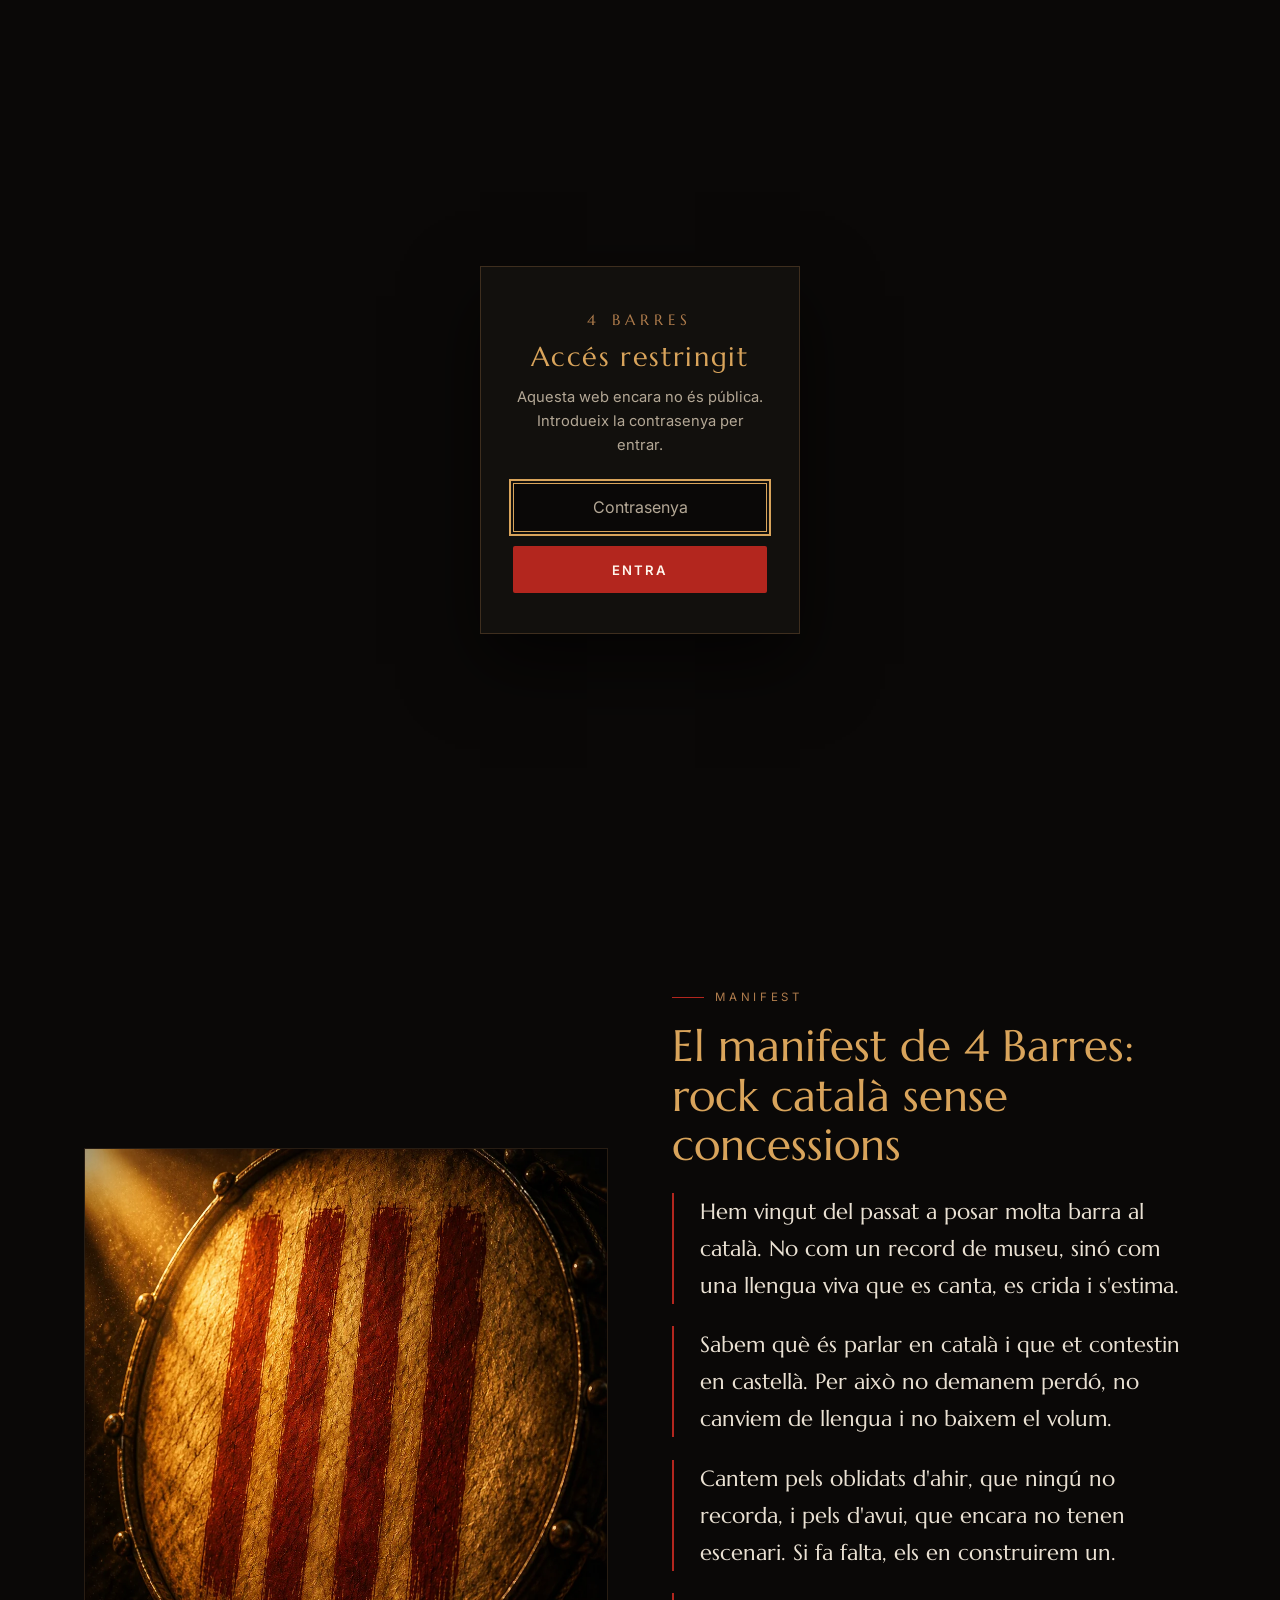
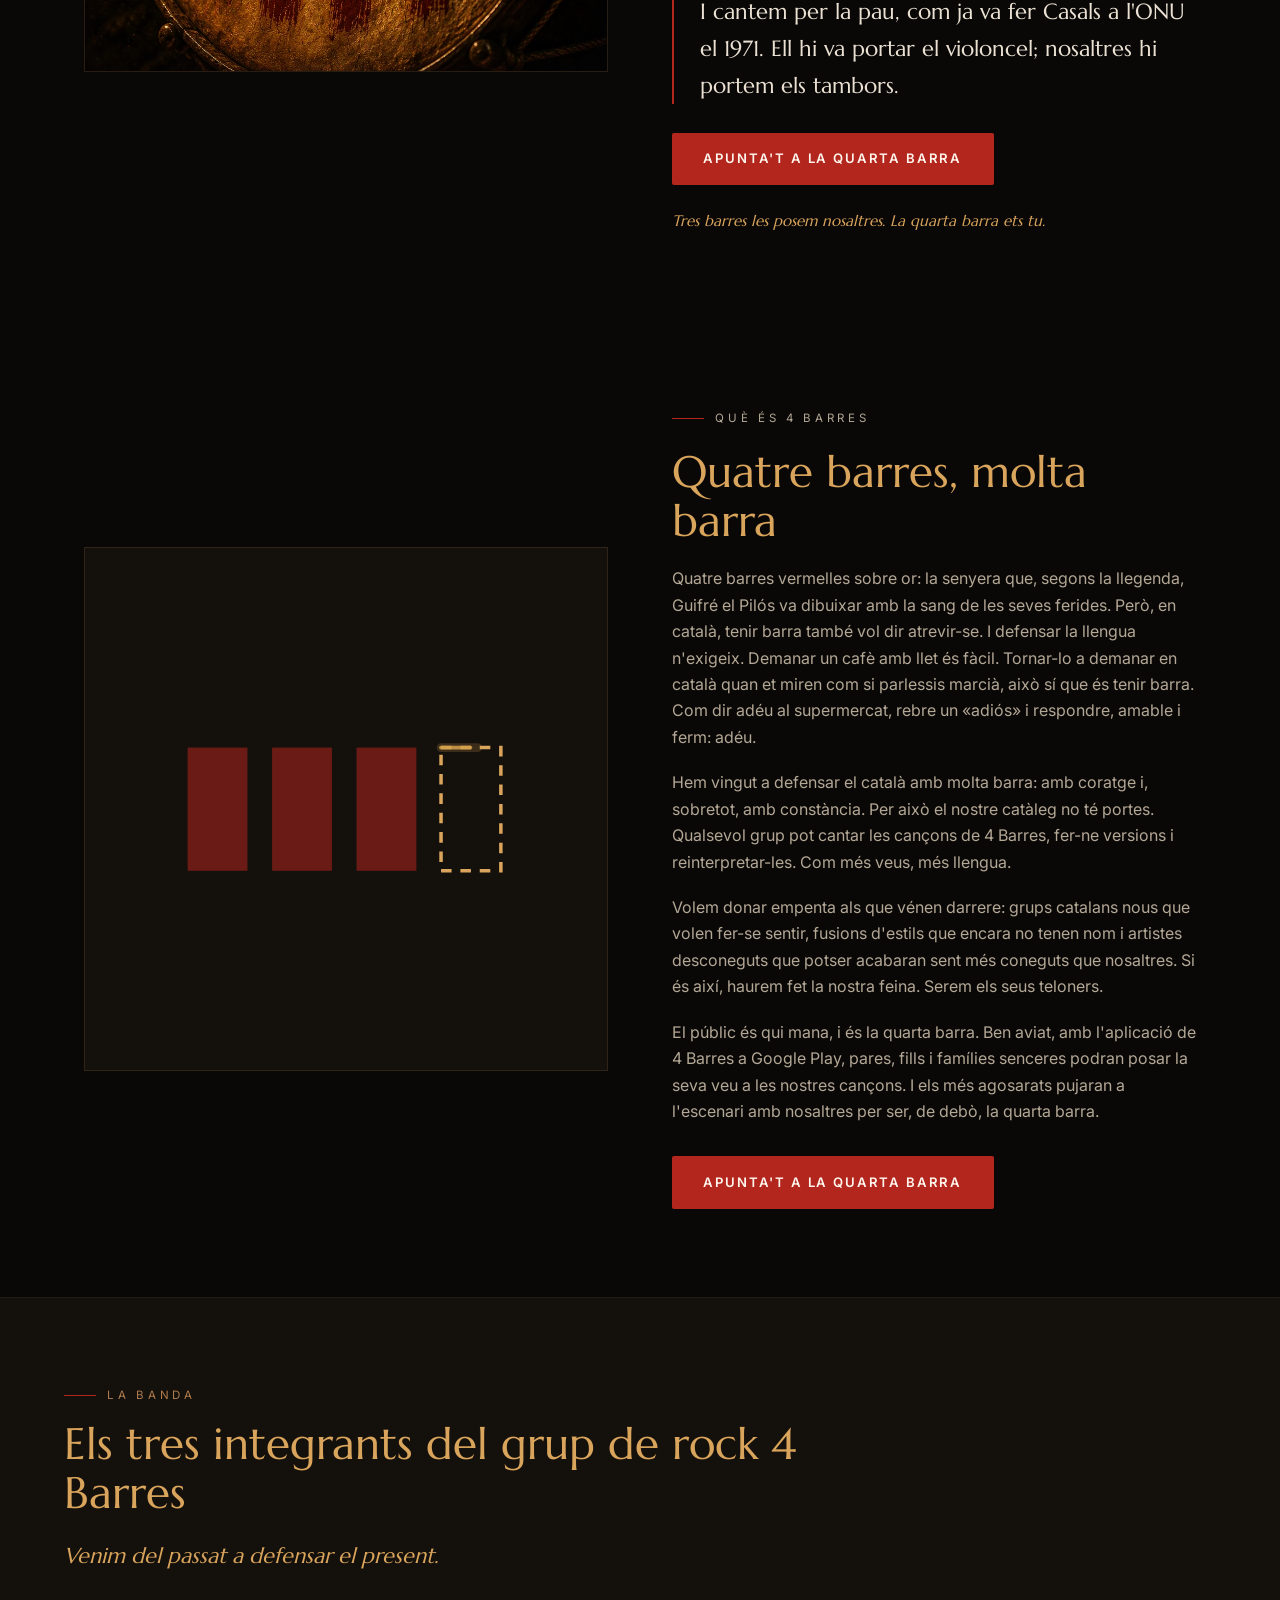
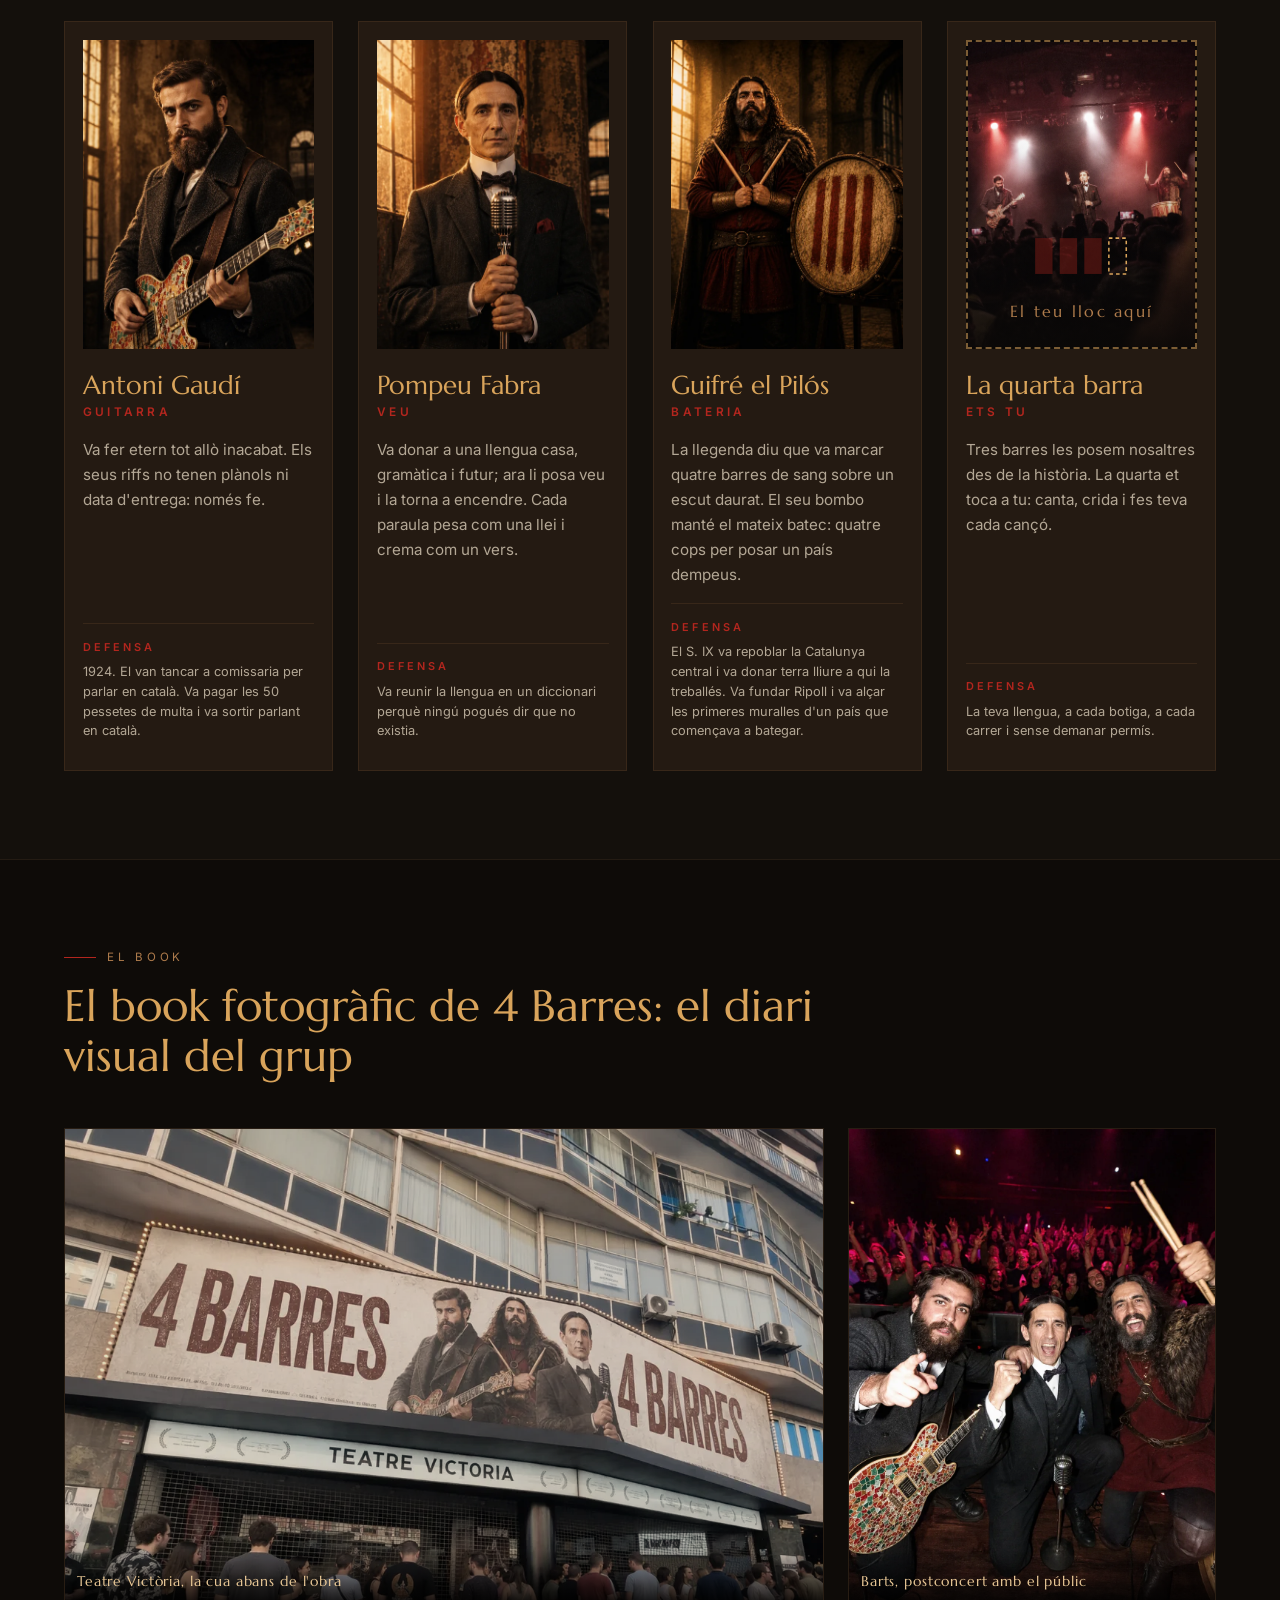
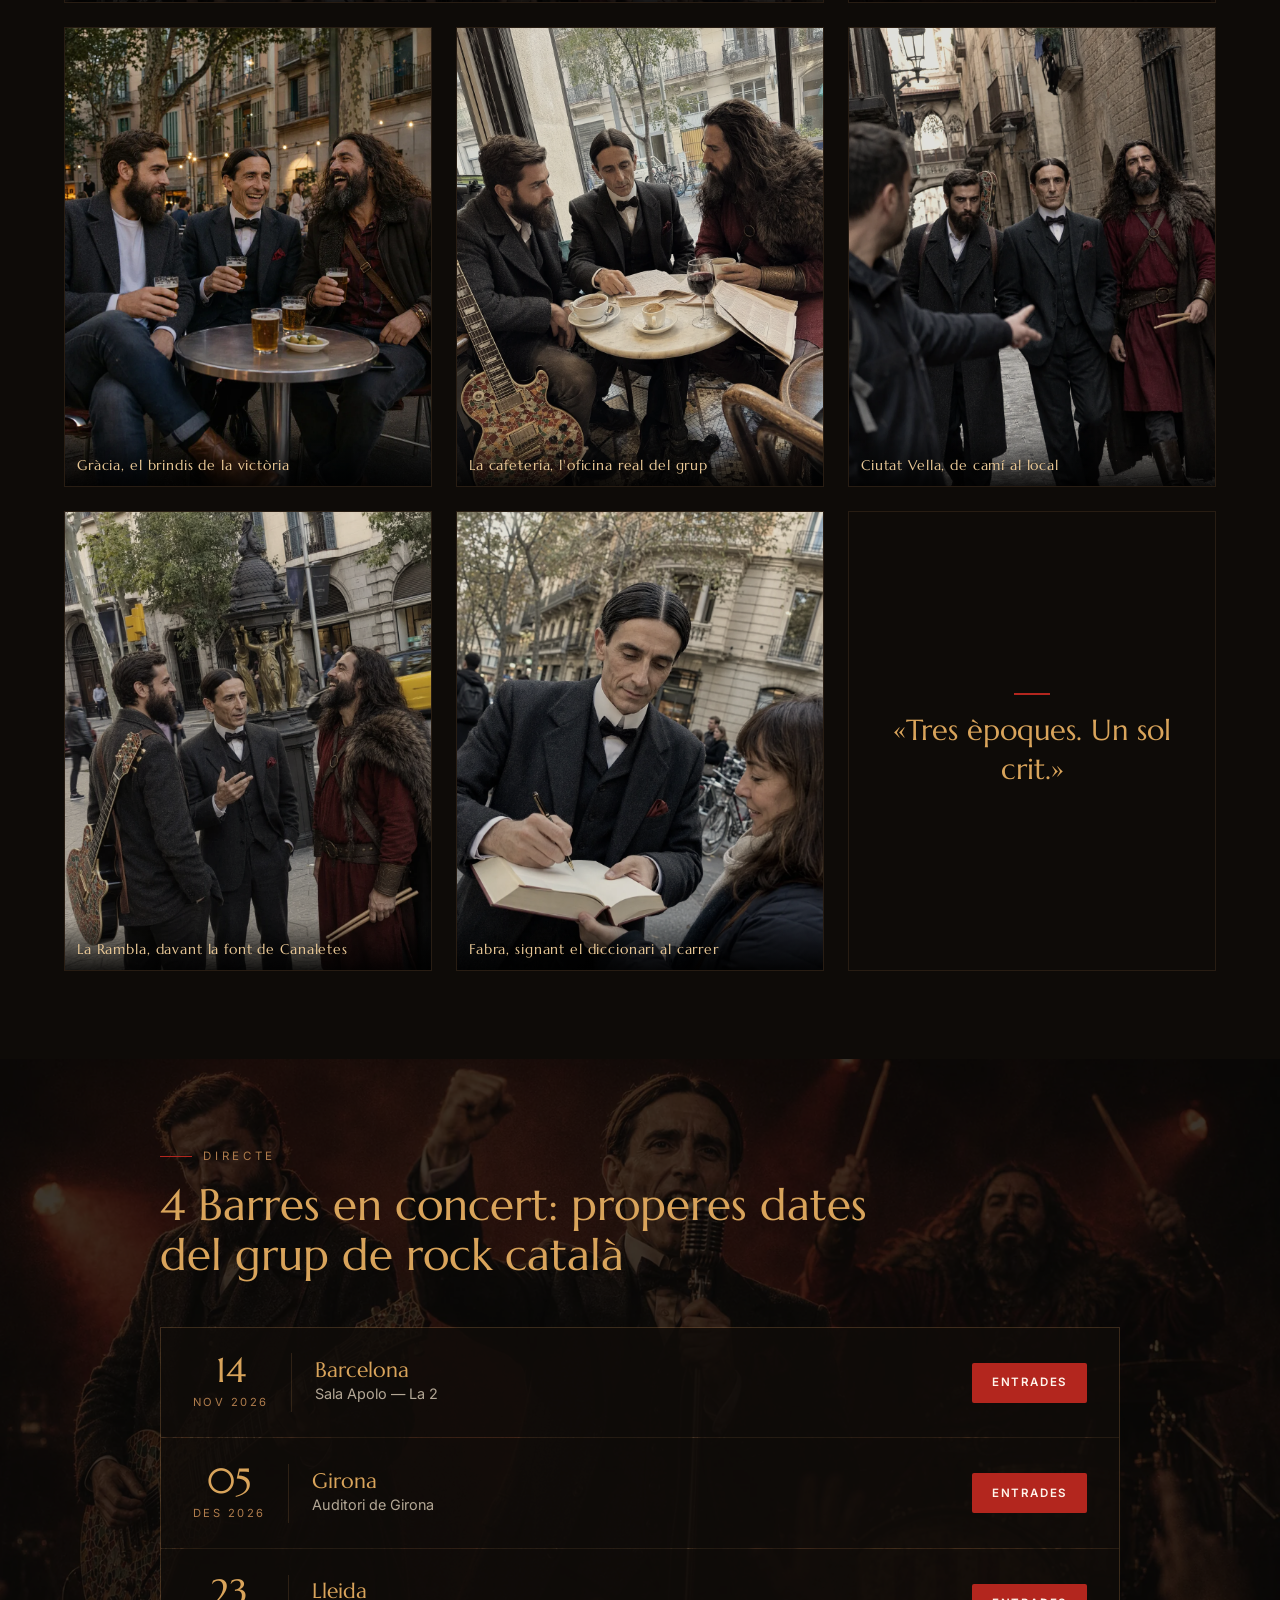
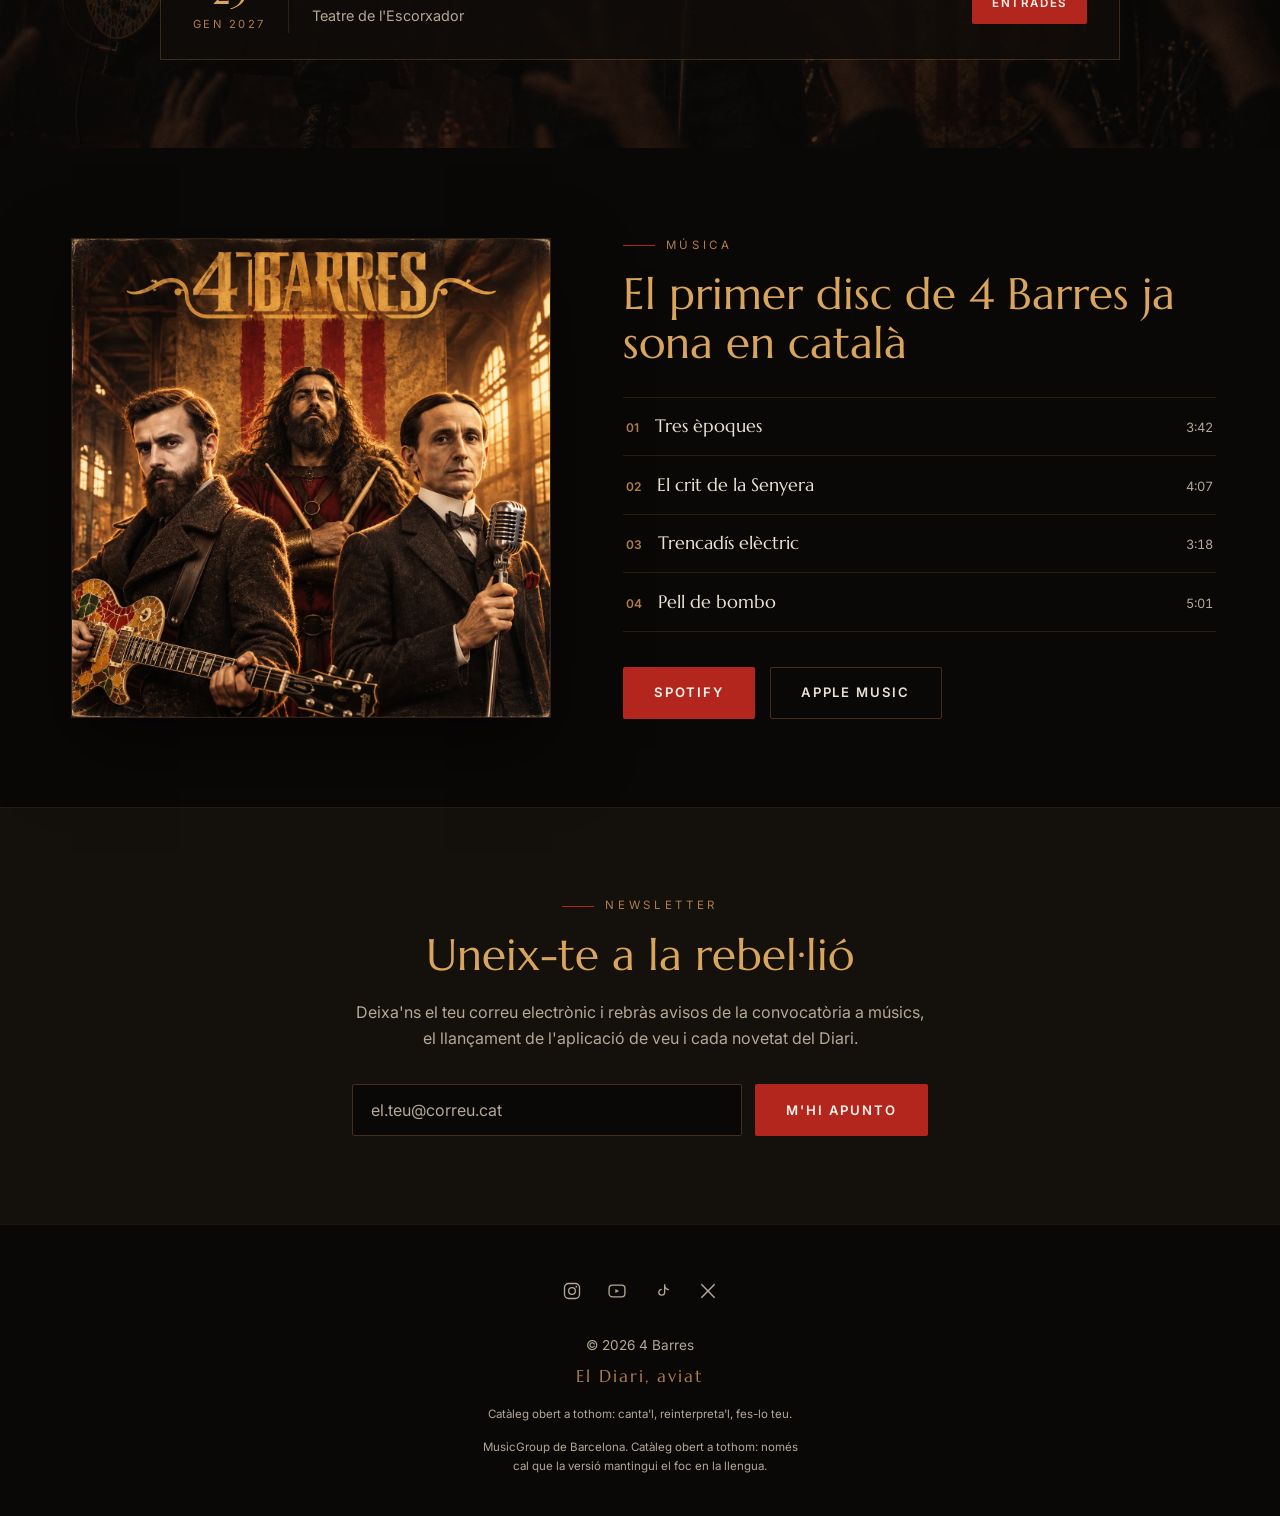
<file: index.html>
<!DOCTYPE html>
<html lang="ca">
<head>
  <meta charset="UTF-8">
  <meta name="viewport" content="width=device-width, initial-scale=1.0">

  <!-- SEO principal -->
  <title>4 Barres | Posa barra al català</title>
  <meta name="description" content="4 Barres, el primer grup de rock català interactiu: Gaudí, Fabra i Guifré a la banda; la quarta barra ets tu. Catàleg obert i rock amb molta barra.">
  <meta name="robots" content="index, follow">
  <link rel="canonical" href="https://www.4barres.cat/">

  <!-- Open Graph -->
  <meta property="og:type" content="website">
  <meta property="og:locale" content="ca_ES">
  <meta property="og:site_name" content="4 Barres">
  <meta property="og:title" content="4 Barres | Grup de rock català">
  <meta property="og:description" content="Tres èpoques. Un sol crit. Gaudí, Guifré el Pilós i Pompeu Fabra junts en un sol escenari.">
  <meta property="og:url" content="https://www.4barres.cat/">
  <meta property="og:image" content="https://www.4barres.cat/img/4BARRES_Foto4_grup_formal.png">
  <meta property="og:image:alt" content="4 Barres, el grup de rock català, posant en una fàbrica modernista amb llum daurada">

  <!-- Twitter Card -->
  <meta name="twitter:card" content="summary_large_image">
  <meta name="twitter:title" content="4 Barres | Grup de rock català">
  <meta name="twitter:description" content="Tres èpoques. Un sol crit. Gaudí, Guifré el Pilós i Pompeu Fabra junts en un sol escenari.">
  <meta name="twitter:image" content="https://www.4barres.cat/img/4BARRES_Foto4_grup_formal.png">

  <!-- Dades estructurades: grup de música -->
  <script type="application/ld+json">
  {
    "@context": "https://schema.org",
    "@type": "MusicGroup",
    "name": "4 Barres",
    "description": "4 Barres, el primer grup de rock català interactiu: Gaudí, Fabra i Guifré a la banda; la quarta barra ets tu. Catàleg obert i rock amb molta barra.",
    "genre": "Rock català",
    "url": "https://www.4barres.cat/",
    "image": "https://www.4barres.cat/img/4BARRES_Foto4_grup_formal.png",
    "foundingDate": "2026",
    "member": [
      { "@type": "Person", "name": "Antoni Gaudí", "roleName": "Guitarra" },
      { "@type": "Person", "name": "Guifré el Pilós", "roleName": "Bateria" },
      { "@type": "Person", "name": "Pompeu Fabra", "roleName": "Veu" }
    ],
    "album": {
      "@type": "MusicAlbum",
      "name": "4 Barres",
      "image": "https://www.4barres.cat/img/4BARRES_portada_album.png"
    }
  }
  </script>

  <!-- Precàrrega de la imatge del hero (la resta van amb loading="lazy") -->
  <!-- Precàrrega del hero en WebP amb fallback PNG (la resta van amb loading="lazy") -->
  <link rel="preload" as="image" href="img/4BARRES_Foto4_grup_formal.webp" type="image/webp">
  <link rel="preload" as="image" href="img/4BARRES_Foto4_grup_formal.png" type="image/png">

  <!-- Tipografies: Marcellus (serif modernista) i Inter (sans geomètrica) -->
  <link rel="preconnect" href="https://fonts.googleapis.com">
  <link rel="preconnect" href="https://fonts.gstatic.com" crossorigin>
  <link href="https://fonts.googleapis.com/css2?family=Marcellus&family=Inter:wght@400;500;600&display=swap" rel="stylesheet">

  <link rel="stylesheet" href="style.css">
  <!-- Marca de JS activa: el revelat només amaga contingut quan aquesta classe existeix -->
  <script>document.documentElement.classList.add("js");</script>
</head>
<body>

  <!-- Grana global: overlay subtil de textura via CSS -->
  <div class="grana" aria-hidden="true"></div>

  <!-- Navegació adhesiva -->
  <header class="capcalera">
    <nav class="nav" aria-label="Navegació principal">
      <a class="nav__logo" href="#inici" aria-label="4 Barres — tornar a l'inici">4B</a>
      <button class="nav__hamburguesa" id="hamburguesa" aria-expanded="false" aria-controls="menu" aria-label="Obrir el menú">
        <span></span><span></span><span></span>
      </button>
      <ul class="nav__llista" id="menu">
        <li><a href="#manifest">Manifest</a></li>
        <li><a href="#la-quarta-barra">La quarta barra</a></li>
        <li><a href="#la-banda">La Banda</a></li>
        <li><a href="#el-book">El Book</a></li>
        <li><a href="la-serie.html">La sèrie</a></li>
        <li><a href="#directe">Directe</a></li>
        <li><a href="#musica">Música</a></li>
        <li><a class="nav__cta" href="#uneix-te">Uneix-te</a></li>
      </ul>
    </nav>
  </header>

  <main>

    <!-- 1. HERO -->
    <section class="hero" id="inici">
      <div class="hero__fons">
        <picture>
          <source media="(max-width: 768px)" srcset="img/4BARRES_Foto4_grup_formal_mobile.webp" type="image/webp">
          <source srcset="img/4BARRES_Foto4_grup_formal.webp" type="image/webp">
          <img src="img/4BARRES_Foto4_grup_formal.png"
               alt="4 Barres, el grup de rock català, posant en una fàbrica modernista il·luminada amb llum daurada de capvespre"
               fetchpriority="high" id="heroImg" width="1536" height="1024">
        </picture>
      </div>
      <div class="hero__vel" aria-hidden="true"></div>

      <div class="hero__contingut">
        <!-- Intro: quatre barres vermelles que es pinten amb traç SVG -->
        <svg class="hero__barres" viewBox="0 0 200 90" role="img" aria-label="Les quatre barres vermelles de la Senyera">
          <rect class="barra" x="10"  y="10" width="34" height="70" pathLength="1"/>
          <rect class="barra" x="58"  y="10" width="34" height="70" pathLength="1"/>
          <rect class="barra" x="106" y="10" width="34" height="70" pathLength="1"/>
          <rect class="barra" x="154" y="10" width="34" height="70" pathLength="1"/>
        </svg>

        <h1 class="hero__titol">
          4 BARRES
          <span class="hero__subtitol">— Posa barra al català —</span>
          <!-- Text accessible per al SEO: el subtítol visible ara és l'eslògan corporatiu -->
          <span class="sr-only">Grup de rock català</span>
        </h1>
        <p class="hero__tagline">Tres èpoques. Un sol crit. La quarta barra, la teva.</p>
        <a class="btn btn--vermell" href="#musica">Escolta'l primer</a>
      </div>

      <a class="hero__fletxa" href="#manifest" aria-label="Baixa al manifest">
        <svg viewBox="0 0 24 24" width="28" height="28" fill="none" stroke="currentColor" stroke-width="1.5" aria-hidden="true">
          <path d="M12 4v16m0 0l-6-6m6 6l6-6"/>
        </svg>
      </a>
    </section>

    <!-- 2. MANIFEST -->
    <section class="manifest seccio" id="manifest">
      <div class="manifest__media revelar">
        <picture>
          <source srcset="img/4BARRES_Foto11_macro_bombo.webp" type="image/webp">
          <img src="img/4BARRES_Foto11_macro_bombo.png"
               alt="Primer pla del bombo de 4 Barres, amb les quatre barres vermelles pintades a la pell del tambor"
               loading="lazy" width="1024" height="1024">
        </picture>
      </div>
      <div class="manifest__text revelar">
        <p class="etiqueta">Manifest</p>
        <h2>El manifest de 4 Barres: rock català sense concessions</h2>
        <div class="manifest__linies">
          <p>Hem vingut del passat a posar molta barra al català. No com un record de museu, sinó com una llengua viva que es canta, es crida i s'estima.</p>
          <p>Sabem què és parlar en català i que et contestin en castellà. Per això no demanem perdó, no canviem de llengua i no baixem el volum.</p>
          <p>Cantem pels oblidats d'ahir, que ningú no recorda, i pels d'avui, que encara no tenen escenari. Si fa falta, els en construirem un.</p>
          <p>I cantem per la pau, com ja va fer Casals a l'ONU el 1971. Ell hi va portar el violoncel; nosaltres hi portem els tambors.</p>
        </div>
        <a class="btn btn--vermell" href="#uneix-te">Apunta't a la quarta barra</a>
        <p class="manifest__firma">Tres barres les posem nosaltres. La quarta barra ets tu.</p>
      </div>
    </section>

    <!-- 3. QUÈ ÉS 4 BARRES: la quarta barra és el públic -->
    <section class="quarta seccio" id="la-quarta-barra">
      <div class="quarta__media revelar" aria-hidden="true">
        <!-- Les quatre barres com a element visual, en el traç del hero -->
        <svg viewBox="0 0 200 90" role="presentation" focusable="false">
          <rect x="10"  y="10" width="34" height="70" class="quarta__barra"/>
          <rect x="58"  y="10" width="34" height="70" class="quarta__barra"/>
          <rect x="106" y="10" width="34" height="70" class="quarta__barra"/>
          <rect x="154" y="10" width="34" height="70" class="quarta__barra quarta__barra--public"/>
          <rect x="154" y="10" width="34" height="70" class="quarta__barra--halo" pathLength="1" aria-hidden="true"/>
          <rect x="154" y="10" width="34" height="70" class="quarta__barra--llum" pathLength="1" aria-hidden="true"/>
        </svg>
      </div>
      <div class="quarta__text revelar">
        <p class="etiqueta">Què és 4 Barres</p>
        <h2>Quatre barres, molta barra</h2>
        <p>Quatre barres vermelles sobre or: la senyera que, segons la llegenda, Guifré el Pilós va dibuixar amb la sang de les seves ferides. Però, en català, tenir barra també vol dir atrevir-se. I defensar la llengua n'exigeix. Demanar un cafè amb llet és fàcil. Tornar-lo a demanar en català quan et miren com si parlessis marcià, això sí que és tenir barra. Com dir adéu al supermercat, rebre un «adiós» i respondre, amable i ferm: adéu.</p>
        <p>Hem vingut a defensar el català amb molta barra: amb coratge i, sobretot, amb constància. Per això el nostre catàleg no té portes. Qualsevol grup pot cantar les cançons de 4 Barres, fer-ne versions i reinterpretar-les. Com més veus, més llengua.</p>
        <p>Volem donar empenta als que vénen darrere: grups catalans nous que volen fer-se sentir, fusions d'estils que encara no tenen nom i artistes desconeguts que potser acabaran sent més coneguts que nosaltres. Si és així, haurem fet la nostra feina. Serem els seus teloners.</p>
        <p>El públic és qui mana, i és la quarta barra. Ben aviat, amb l'aplicació de 4 Barres a Google Play, pares, fills i famílies senceres podran posar la seva veu a les nostres cançons. I els més agosarats pujaran a l'escenari amb nosaltres per ser, de debò, la quarta barra.</p>
        <a class="btn btn--vermell" href="#uneix-te">Apunta't a la quarta barra</a>
      </div>
    </section>

    <!-- 4. LA BANDA -->
    <section class="banda seccio" id="la-banda">
      <div class="seccio__cap revelar">
        <p class="etiqueta">La Banda</p>
        <h2>Els tres integrants del grup de rock 4 Barres</h2>
        <p class="banda__subtitol">Venim del passat a defensar el present.</p>
      </div>
      <div class="banda__grid">
        <article class="targeta revelar">
          <figure class="targeta__foto">
            <picture>
              <source srcset="img/4BARRES_Foto1_Gaudi_press.webp" type="image/webp">
              <img src="img/4BARRES_Foto1_Gaudi_press.png"
                   alt="Antoni Gaudí, guitarrista de 4 Barres, amb la seva guitarra de trencadís en una imatge promocional"
                   loading="lazy" width="1024" height="1280">
            </picture>
          </figure>
          <h3>Antoni Gaudí</h3>
          <p class="targeta__instrument">Guitarra</p>
          <p class="targeta__bio">Va fer etern tot allò inacabat. Els seus riffs no tenen plànols ni data d'entrega: només fe.</p>
          <p class="targeta__defensa"><span class="targeta__defensa-label">Defensa</span>1924. El van tancar a comissaria per parlar en català. Va pagar les 50 pessetes de multa i va sortir parlant en català.</p>
        </article>
        <article class="targeta revelar">
          <figure class="targeta__foto">
            <picture>
              <source srcset="img/4BARRES_Foto2_Fabra_press.webp" type="image/webp">
              <img src="img/4BARRES_Foto2_Fabra_press.png"
                   alt="Pompeu Fabra, veu de 4 Barres, davant el micro en una imatge promocional del grup"
                   loading="lazy" width="1024" height="1280">
            </picture>
          </figure>
          <h3>Pompeu Fabra</h3>
          <p class="targeta__instrument">Veu</p>
          <p class="targeta__bio">Va donar a una llengua casa, gramàtica i futur; ara li posa veu i la torna a encendre. Cada paraula pesa com una llei i crema com un vers.</p>
          <p class="targeta__defensa"><span class="targeta__defensa-label">Defensa</span>Va reunir la llengua en un diccionari perquè ningú pogués dir que no existia.</p>
        </article>
        <article class="targeta revelar">
          <figure class="targeta__foto">
            <picture>
              <source srcset="img/4BARRES_Foto3_Guifre_press.webp" type="image/webp">
              <img src="img/4BARRES_Foto3_Guifre_press.png"
                   alt="Guifré el Pilós, bateria de 4 Barres, amb les baquetes a punt en una imatge promocional"
                   loading="lazy" width="1024" height="1280">
            </picture>
          </figure>
          <h3>Guifré el Pilós</h3>
          <p class="targeta__instrument">Bateria</p>
          <p class="targeta__bio">La llegenda diu que va marcar quatre barres de sang sobre un escut daurat. El seu bombo manté el mateix batec: quatre cops per posar un país dempeus.</p>
          <p class="targeta__defensa"><span class="targeta__defensa-label">Defensa</span>El S. IX va repoblar la Catalunya central i va donar terra lliure a qui la treballés. Va fundar Ripoll i va alçar les primeres muralles d'un país que començava a bategar.</p>
        </article>
        <!-- Quarta targeta: el públic, la quarta barra (foto del directe) -->
        <article class="targeta targeta--public revelar">
          <div class="targeta__placeholder targeta__placeholder--foto" role="img" aria-label="Espai reservat per al públic: la quarta barra de 4 Barres">
            <picture>
              <source srcset="img/4BARRES_FotoT11_concert_Barts_v2.webp" type="image/webp">
              <img src="img/4BARRES_FotoT11_concert_Barts_v2.png"
                   alt="El públic del concert de 4 Barres al Barts, la quarta barra en acció"
                   loading="lazy" width="1024" height="1280">
            </picture>
            <svg viewBox="0 0 200 90" aria-hidden="true" focusable="false">
              <rect x="10"  y="10" width="34" height="70"/>
              <rect x="58"  y="10" width="34" height="70"/>
              <rect x="106" y="10" width="34" height="70"/>
              <rect x="154" y="10" width="34" height="70" class="targeta__placeholder-barra"/>
            </svg>
            <p>El teu lloc aquí</p>
          </div>
          <h3>La quarta barra</h3>
          <p class="targeta__instrument">Ets tu</p>
          <p class="targeta__bio">Tres barres les posem nosaltres des de la història. La quarta et toca a tu: canta, crida i fes teva cada cançó.</p>
          <p class="targeta__defensa"><span class="targeta__defensa-label">Defensa</span>La teva llengua, a cada botiga, a cada carrer i sense demanar permís.</p>
        </article>
      </div>
    </section>

    <!-- 5. EL BOOK: diari visual del grup -->
    <section class="book seccio" id="el-book">
      <div class="seccio__cap revelar">
        <p class="etiqueta">El Book</p>
        <h2>El book fotogràfic de 4 Barres: el diari visual del grup</h2>
      </div>
      <!-- Graella editorial: la cronologia d'un dia de concert, de la cua al carrer -->
      <div class="book__grid">
        <figure class="book__foto book__foto--gran book__foto--diurna revelar">
          <picture>
            <source srcset="img/4BARRES_FotoT13_cua_TeatreVictoria_v4.webp" type="image/webp">
            <img src="img/4BARRES_FotoT13_cua_TeatreVictoria_v4.png"
                 alt="Cua de públic davant del Teatre Victòria de Barcelona, amb la marquesina del concert de 4 Barres il·luminada"
                 loading="lazy" width="1024" height="1280">
          </picture>
          <figcaption>Teatre Victòria, la cua abans de l'obra</figcaption>
        </figure>
        <figure class="book__foto book__foto--alta revelar">
          <picture>
            <source srcset="img/4BARRES_FotoT12_postconcert_Barts.webp" type="image/webp">
            <img src="img/4BARRES_FotoT12_postconcert_Barts.png"
                 alt="Els tres membres de 4 Barres, esgotats i somrients, fotografiant-se amb el públic del Barts després del concert"
                 loading="lazy" width="1024" height="1280">
          </picture>
          <figcaption>Barts, postconcert amb el públic</figcaption>
        </figure>
        <figure class="book__foto book__foto--alta revelar">
          <picture>
            <source srcset="img/4BARRES_FotoT9_grup_terrazza_Gracia.webp" type="image/webp">
            <img src="img/4BARRES_FotoT9_grup_terrazza_Gracia.png"
                 alt="Els tres integrants de 4 Barres brindant amb cervesa en una terrassa de Gràcia al capvespre"
                 loading="lazy" width="1024" height="1280">
          </picture>
          <figcaption>Gràcia, el brindis de la victòria</figcaption>
        </figure>
        <figure class="book__foto book__foto--diurna revelar">
          <picture>
            <source srcset="img/4BARRES_FotoT8_grup_cafeteria.webp" type="image/webp">
            <img src="img/4BARRES_FotoT8_grup_cafeteria.png"
                 alt="Els tres membres de 4 Barres repassant lletres i partitures al voltant d'una taula de marbre en una cafeteria"
                 loading="lazy" width="1024" height="1280">
          </picture>
          <figcaption>La cafeteria, l'oficina real del grup</figcaption>
        </figure>
        <figure class="book__foto book__foto--diurna book__foto--desplacada revelar">
          <picture>
            <source srcset="img/4BARRES_FotoT7_grup_CiutatVella.webp" type="image/webp">
            <img src="img/4BARRES_FotoT7_grup_CiutatVella.png"
                 alt="Els tres integrants de 4 Barres, abillats d'època, al carrer del barri Gòtic de Barcelona"
                 loading="lazy" width="1024" height="1280">
          </picture>
          <figcaption>Ciutat Vella, de camí al local</figcaption>
        </figure>
        <figure class="book__foto book__foto--diurna revelar">
          <picture>
            <source srcset="img/4BARRES_FotoT14_grup_Rambla.webp" type="image/webp">
            <img src="img/4BARRES_FotoT14_grup_Rambla.png"
                 alt="Els tres integrants de 4 Barres davant la font de Canaletes a la Rambla de Barcelona"
                 loading="lazy" width="1024" height="1280">
          </picture>
          <figcaption>La Rambla, davant la font de Canaletes</figcaption>
        </figure>
        <figure class="book__foto book__foto--diurna revelar">
          <picture>
            <source srcset="img/4BARRES_FotoT6_Fabra_diccionari.webp" type="image/webp">
            <img src="img/4BARRES_FotoT6_Fabra_diccionari.png"
                 alt="Pompeu Fabra de 4 Barres signant un diccionari per a una seguidora al carrer, vestit amb el seu Smoking"
                 loading="lazy" width="1024" height="1280">
          </picture>
          <figcaption>Fabra, signant el diccionari al carrer</figcaption>
        </figure>
        <blockquote class="book__text revelar">
          <p>«Tres èpoques. Un sol crit.»</p>
        </blockquote>
      </div>
    </section>

    <!-- 6. DIRECTE -->
    <section class="directe seccio" id="directe">
      <div class="directe__fons" aria-hidden="true">
        <picture>
          <source srcset="img/4BARRES_Foto5_directe.webp" type="image/webp">
          <img src="img/4BARRES_Foto5_directe.png"
               alt=""
               loading="lazy" id="directeImg" width="1536" height="1024">
        </picture>
      </div>
      <div class="directe__vel" aria-hidden="true"></div>
      <div class="directe__contingut">
        <div class="seccio__cap revelar">
          <p class="etiqueta">Directe</p>
          <h2>4 Barres en concert: properes dates del grup de rock català</h2>
        </div>
        <ul class="concerts">
          <li class="concert revelar">
            <div class="concert__data">
              <span class="concert__dia">14</span>
              <span class="concert__mes">NOV 2026</span>
            </div>
            <div class="concert__info">
              <h3>Barcelona</h3>
              <p>Sala Apolo — La 2</p>
            </div>
            <a class="btn btn--vermell btn--petit" href="#">Entrades</a>
          </li>
          <li class="concert revelar">
            <div class="concert__data">
              <span class="concert__dia">05</span>
              <span class="concert__mes">DES 2026</span>
            </div>
            <div class="concert__info">
              <h3>Girona</h3>
              <p>Auditori de Girona</p>
            </div>
            <a class="btn btn--vermell btn--petit" href="#">Entrades</a>
          </li>
          <li class="concert revelar">
            <div class="concert__data">
              <span class="concert__dia">23</span>
              <span class="concert__mes">GEN 2027</span>
            </div>
            <div class="concert__info">
              <h3>Lleida</h3>
              <p>Teatre de l'Escorxador</p>
            </div>
            <a class="btn btn--vermell btn--petit" href="#">Entrades</a>
          </li>
        </ul>
      </div>
    </section>

    <!-- 7. MÚSICA -->
    <section class="musica seccio" id="musica">
      <div class="musica__grid">
        <figure class="musica__portada revelar">
          <picture>
            <source srcset="img/4BARRES_portada_album.webp" type="image/webp">
            <img src="img/4BARRES_portada_album.png"
                 alt="Portada del disc de 4 Barres, el grup de rock català, amb les quatre barres vermelles al fons"
                 loading="lazy" width="1254" height="1254">
          </picture>
        </figure>
        <div class="musica__contingut revelar">
          <p class="etiqueta">Música</p>
          <h2>El primer disc de 4 Barres ja sona en català</h2>
          <ol class="pistes">
            <li><span class="pista__num">01</span><span class="pista__nom">Tres èpoques</span><span class="pista__dur">3:42</span></li>
            <li><span class="pista__num">02</span><span class="pista__nom">El crit de la Senyera</span><span class="pista__dur">4:07</span></li>
            <li><span class="pista__num">03</span><span class="pista__nom">Trencadís elèctric</span><span class="pista__dur">3:18</span></li>
            <li><span class="pista__num">04</span><span class="pista__nom">Pell de bombo</span><span class="pista__dur">5:01</span></li>
          </ol>
          <div class="musica__botons">
            <a class="btn btn--vermell" href="#">Spotify</a>
            <a class="btn btn--fantasma" href="#">Apple Music</a>
          </div>
        </div>
      </div>
    </section>

    <!-- 8. UNEIX-TE -->
    <section class="uneix seccio" id="uneix-te">
      <div class="uneix__contingut revelar">
        <p class="etiqueta">Newsletter</p>
        <h2>Uneix-te a la rebel·lió</h2>
        <p class="uneix__text">Deixa'ns el teu correu electrònic i rebràs avisos de la convocatòria a músics, el llançament de l'aplicació de veu i cada novetat del Diari.</p>
        <!-- Acció placeholder: connecta aquí el teu proveïdor de correu -->
        <form class="uneix__form" id="formNewsletter" action="#" method="post" novalidate>
          <label class="sr-only" for="email">Correu electrònic</label>
          <input type="email" id="email" name="email" placeholder="el.teu@correu.cat" required autocomplete="email">
          <button class="btn btn--vermell" type="submit">M'hi apunto</button>
        </form>
        <p class="uneix__ok" id="formOk" role="status" hidden>Gràcies! Has entrat a la rebel·lió. T'escrivim aviat.</p>
      </div>
    </section>

  </main>

  <!-- PEU -->
  <footer class="peu">
    <ul class="peu__rrss" aria-label="Xarxes socials de 4 Barres">
      <li><a href="#" aria-label="Instagram de 4 Barres">
        <svg viewBox="0 0 24 24" width="20" height="20" fill="none" stroke="currentColor" stroke-width="1.6" aria-hidden="true"><rect x="3" y="3" width="18" height="18" rx="5"/><circle cx="12" cy="12" r="4"/><circle cx="17.2" cy="6.8" r="1" fill="currentColor" stroke="none"/></svg>
      </a></li>
      <li><a href="#" aria-label="YouTube de 4 Barres">
        <svg viewBox="0 0 24 24" width="20" height="20" fill="none" stroke="currentColor" stroke-width="1.6" aria-hidden="true"><rect x="2.5" y="5" width="19" height="14" rx="4"/><path d="M10 9.5v5l4.5-2.5z" fill="currentColor" stroke="none"/></svg>
      </a></li>
      <li><a href="#" aria-label="TikTok de 4 Barres">
        <svg viewBox="0 0 24 24" width="20" height="20" fill="none" stroke="currentColor" stroke-width="1.6" aria-hidden="true"><path d="M14 4v9.5a3.5 3.5 0 1 1-3.5-3.5"/><path d="M14 6.5c.8 2.3 2.6 3.7 5 3.9"/></svg>
      </a></li>
      <li><a href="#" aria-label="X de 4 Barres">
        <svg viewBox="0 0 24 24" width="20" height="20" fill="none" stroke="currentColor" stroke-width="1.8" aria-hidden="true"><path d="M4 4l16 16M20 4L4 20"/></svg>
      </a></li>
    </ul>
    <p class="peu__copy">© 2026 4 Barres</p>
    <p class="peu__diari">El Diari, aviat</p>
    <p class="peu__nota">Catàleg obert a tothom: canta'l, reinterpreta'l, fes-lo teu.</p>
    <p class="peu__nota">MusicGroup de Barcelona. Catàleg obert a tothom: només cal que la versió mantingui el foc en la llengua.</p>
  </footer>

  <script src="script.js" defer></script>
</body>
</html>
</file>
<file: style.css>
/* ============================================================
   4 BARRES — Web oficial del grup de rock català
   Paleta extreta del book fotogràfic (fosc, èpic, editorial 35mm):
   carbó #0A0807, umba #241A12, cuir #472E1C, ambre #AF7C4C,
   or vell #D9A45B. Vermell de conversió de marca: #B3261E.
   ============================================================ */

:root {
  --negre: #0a0807;
  --carbo: #14100c;
  --umba: #241a12;
  --cuir: #472e1c;
  --ambre: #af7c4c;
  --or: #d9a45b;
  --or-clar: #e9c896;
  --ivori: #eae1d3;
  --ivori-mut: #b3a795;
  --vermell: #b3261e;
  --vermell-fosc: #8c1d16;
  --serif: "Marcellus", Georgia, serif;
  --sans: "Inter", system-ui, -apple-system, sans-serif;
  --transicio: 0.35s cubic-bezier(0.22, 0.8, 0.35, 1);
}

/* ---------- Base ---------- */
*,
*::before,
*::after {
  box-sizing: border-box;
  margin: 0;
  padding: 0;
}

html {
  scroll-behavior: smooth;
  scroll-padding-top: 4.5rem;
}

body {
  background-color: var(--negre);
  color: var(--ivori);
  font-family: var(--sans);
  font-size: 1rem;
  line-height: 1.65;
  -webkit-font-smoothing: antialiased;
  overflow-x: hidden;
}

img {
  display: block;
  width: 100%;
  height: 100%;
  object-fit: cover;
}

h1, h2, h3 {
  font-family: var(--serif);
  font-weight: 400;
  line-height: 1.12;
  color: var(--or);
}

h2 {
  font-size: clamp(1.75rem, 4.5vw, 2.75rem);
  margin-bottom: 1.25rem;
  max-width: 22ch;
}

a {
  color: inherit;
  text-decoration: none;
}

/* Focus visible: anell daurat, accessible i dins la paleta */
:focus-visible {
  outline: 2px solid var(--or);
  outline-offset: 3px;
  border-radius: 2px;
}

.sr-only {
  position: absolute;
  width: 1px;
  height: 1px;
  overflow: hidden;
  clip: rect(0 0 0 0);
  white-space: nowrap;
}

/* ---------- Grana global (overlay subtil de textura) ---------- */
.grana {
  position: fixed;
  inset: 0;
  z-index: 100;
  pointer-events: none;
  opacity: 0.055;
  background-image: url("data:image/svg+xml,%3Csvg xmlns='http://www.w3.org/2000/svg' width='240' height='240'%3E%3Cfilter id='n'%3E%3CfeTurbulence type='fractalNoise' baseFrequency='0.9' numOctaves='2' stitchTiles='stitch'/%3E%3C/filter%3E%3Crect width='240' height='240' filter='url(%23n)'/%3E%3C/svg%3E");
}

/* ---------- Etiquetes de secció ---------- */
.etiqueta {
  font-size: 0.72rem;
  letter-spacing: 0.32em;
  text-transform: uppercase;
  color: var(--ambre);
  margin-bottom: 0.9rem;
}

.etiqueta::before {
  content: "";
  display: inline-block;
  width: 2rem;
  height: 1px;
  background: var(--vermell);
  vertical-align: middle;
  margin-right: 0.7rem;
}

/* ---------- Botons: l'únic element sempre vermell ---------- */
.btn {
  display: inline-flex;
  align-items: center;
  justify-content: center;
  gap: 0.5rem;
  padding: 0.9rem 1.9rem;
  font-family: var(--sans);
  font-size: 0.82rem;
  font-weight: 600;
  letter-spacing: 0.14em;
  text-transform: uppercase;
  border: 1px solid transparent;
  border-radius: 2px;
  cursor: pointer;
  transition: background-color var(--transicio), transform var(--transicio), box-shadow var(--transicio);
}

.btn--vermell {
  background-color: var(--vermell);
  color: #fff5ec;
}

.btn--vermell:hover {
  background-color: var(--vermell-fosc);
  transform: translateY(-2px);
  box-shadow: 0 10px 28px rgba(179, 38, 30, 0.32);
}

.btn--petit {
  padding: 0.6rem 1.2rem;
  font-size: 0.72rem;
}

.btn--fantasma {
  background-color: transparent;
  color: var(--ivori);
  border-color: var(--cuir);
}

.btn--fantasma:hover {
  border-color: var(--ambre);
  color: var(--or-clar);
  transform: translateY(-2px);
}

/* ---------- Capçalera adhesiva ---------- */
.capcalera {
  position: fixed;
  top: 0;
  left: 0;
  right: 0;
  z-index: 50;
  background: rgba(10, 8, 7, 0.55);
  backdrop-filter: blur(10px);
  -webkit-backdrop-filter: blur(10px);
  border-bottom: 1px solid rgba(175, 124, 76, 0.12);
  transition: background-color var(--transicio);
}

.capcalera--fosca {
  background: rgba(10, 8, 7, 0.92);
}

.nav {
  max-width: 72rem;
  margin: 0 auto;
  padding: 0.9rem 1.25rem;
  display: flex;
  align-items: center;
  justify-content: space-between;
}

.nav__logo {
  font-family: var(--serif);
  font-size: 1.5rem;
  color: var(--or);
  letter-spacing: 0.08em;
}

.nav__llista {
  list-style: none;
  display: flex;
  align-items: center;
  gap: 2rem;
}

.nav__llista a {
  font-size: 0.8rem;
  letter-spacing: 0.16em;
  text-transform: uppercase;
  color: var(--ivori-mut);
  transition: color var(--transicio);
}

.nav__llista a:hover {
  color: var(--or-clar);
}

.nav__cta {
  color: var(--or) !important;
  border: 1px solid var(--cuir);
  padding: 0.45rem 1rem;
  border-radius: 2px;
}

.nav__cta:hover {
  border-color: var(--vermell);
}

/* Hamburguesa (visible només en mòbil) */
.nav__hamburguesa {
  display: none;
  flex-direction: column;
  gap: 5px;
  background: none;
  border: none;
  padding: 0.4rem;
  cursor: pointer;
}

.nav__hamburguesa span {
  display: block;
  width: 24px;
  height: 2px;
  background: var(--or);
  transition: transform var(--transicio), opacity var(--transicio);
}

.nav__hamburguesa[aria-expanded="true"] span:nth-child(1) {
  transform: translateY(7px) rotate(45deg);
}

.nav__hamburguesa[aria-expanded="true"] span:nth-child(2) {
  opacity: 0;
}

.nav__hamburguesa[aria-expanded="true"] span:nth-child(3) {
  transform: translateY(-7px) rotate(-45deg);
}

/* ---------- Hero ---------- */
.hero {
  position: relative;
  min-height: 100svh;
  display: flex;
  align-items: center;
  justify-content: center;
  text-align: center;
  overflow: hidden;
}

.hero__fons {
  position: absolute;
  /* Anclat a dalt: el marge extra va sota, per al parallax,
     així les cares del grup mai queden fora de l'encuadre */
  inset: 0 0 -14% 0;
  z-index: 0;
  will-change: transform;
}

.hero__fons img {
  /* Lleuger biaix cap a dalt per conservar aire sobre les cares */
  object-position: center 12%;
}

.hero__vel {
  position: absolute;
  inset: 0;
  z-index: 1;
  /* Vel fosc per garantir contrast AA del text damunt la foto */
  background-color: rgba(10, 8, 7, 0.55);
}

.hero__contingut {
  position: relative;
  z-index: 2;
  padding: 6rem 1.25rem 4rem;
  max-width: 46rem;
}

/* Quatre barres pintant-se amb traç SVG */
.hero__barres {
  width: min(180px, 40vw);
  height: auto;
  margin-bottom: 1.6rem;
}

.hero__barres .barra {
  fill: rgba(179, 38, 30, 0);
  stroke: var(--vermell);
  stroke-width: 2.5;
  stroke-dasharray: 1;
  stroke-dashoffset: 1;
  animation: pintar 0.9s cubic-bezier(0.6, 0, 0.3, 1) forwards,
             omplir 0.6s ease forwards;
}

.hero__barres .barra:nth-child(1) { animation-delay: 0.2s, 0.9s; }
.hero__barres .barra:nth-child(2) { animation-delay: 0.45s, 1.15s; }
.hero__barres .barra:nth-child(3) { animation-delay: 0.7s, 1.4s; }
.hero__barres .barra:nth-child(4) { animation-delay: 0.95s, 1.65s; }

@keyframes pintar {
  to { stroke-dashoffset: 0; }
}

@keyframes omplir {
  to { fill: rgba(179, 38, 30, 0.85); }
}

.hero__titol {
  font-size: clamp(3.2rem, 12vw, 7rem);
  letter-spacing: 0.06em;
  color: var(--or);
  text-shadow: 0 4px 40px rgba(0, 0, 0, 0.6);
  opacity: 0;
  transform: translateY(24px);
  animation: apareixer 1s cubic-bezier(0.22, 0.8, 0.35, 1) 1.7s forwards;
}

.hero__subtitol {
  display: block;
  font-family: var(--sans);
  font-size: clamp(0.85rem, 2.2vw, 1.05rem);
  letter-spacing: 0.42em;
  text-transform: uppercase;
  color: var(--or-clar);
  margin-top: 0.9rem;
}

.hero__tagline {
  font-family: var(--serif);
  font-size: clamp(1.15rem, 3vw, 1.6rem);
  color: var(--ivori);
  margin: 1.4rem 0 2.2rem;
  opacity: 0;
  animation: apareixer 1s ease 2.2s forwards;
}

.hero .btn {
  opacity: 0;
  animation: apareixer 1s ease 2.5s forwards;
}

@keyframes apareixer {
  to { opacity: 1; transform: translateY(0); }
}

.hero__fletxa {
  position: absolute;
  bottom: 2rem;
  left: 50%;
  transform: translateX(-50%);
  z-index: 2;
  color: var(--ambre);
  animation: rebot 2.4s ease-in-out infinite;
}

@keyframes rebot {
  0%, 100% { transform: translate(-50%, 0); }
  50% { transform: translate(-50%, 10px); }
}

/* ---------- Hero en mòbil: el grup sencer sempre visible ----------
   En pantalla vertical la foto panoràmica no pot fer cover sense
   retallar els integrants dels costats. Solució editorial: la imatge
   es mostra sencera a dalt (amplada completa, alçada natural) i el
   contingut (títol, tagline, CTA) va a sota sobre el fons fosc. */
@media (max-width: 51.99rem) {
  /* La capçalera deixa de tapar la foto: ocupa el seu lloc en el flux
     i s'enganxa a dalt només en fer scroll (mateix comportament però
     sense cobrir els caps del grup). Sense backdrop-filter: si no,
     la capçalera es converteix en el bloc contenidor dels elements
     fixed i el panell del menú quedaria atrapat dins seu (68px) */
  .capcalera {
    position: sticky;
    backdrop-filter: none;
    -webkit-backdrop-filter: none;
  }

  .hero {
    min-height: 0;
    display: block;
  }

  .hero__fons {
    position: relative;
    inset: auto;
    height: auto;
    will-change: auto;
  }

  .hero__fons img {
    width: 100%;
    height: auto;
    object-fit: initial;
    object-position: initial;
    display: block;
    transform: none !important;
  }

  /* Sense vel: el text ja no va damunt de la foto */
  .hero__vel {
    display: none;
  }

  .hero__contingut {
    padding: 2.6rem 1.25rem 3.5rem;
    margin: 0 auto;
  }

  .hero__fletxa {
    position: static;
    transform: none;
    display: inline-block;
    margin-top: 1rem;
    animation: rebotMobil 2.4s ease-in-out infinite;
  }
}

@keyframes rebotMobil {
  0%, 100% { transform: translateY(0); }
  50% { transform: translateY(8px); }
}

/* Hero mòbil (≤768px): contenidor gairebé quadrat per veure el grup
   més gran; el recorteix queda definit per object-position */
@media (max-width: 48rem) {
  .hero__fons {
    aspect-ratio: 1 / 1;
  }

  .hero__fons img {
    height: 100%;
    object-fit: cover;
    object-position: 50% 40%;
  }
}

/* ---------- Seccions genèriques ---------- */
.seccio {
  padding: 5.5rem 1.25rem;
}

.seccio__cap {
  max-width: 72rem;
  margin: 0 auto 3rem;
}

/* Revelat en fer scroll (activat per JS amb IntersectionObserver).
   IMPORTANT: l'ocultació inicial només s'aplica amb la classe .js al root
   (la posa el head); si el JS falla o no arriba a executar-se, el
   contingut es mostra sempre. Un trencacircuits de 2 s al script ho
   revela tot si l'observer no ha funcionat (alguns navegadors mòbils). */
.js .revelar {
  opacity: 0;
  transform: translateY(32px);
  transition: opacity 0.8s cubic-bezier(0.22, 0.8, 0.35, 1), transform 0.8s cubic-bezier(0.22, 0.8, 0.35, 1);
}

.js .revelar.revelat {
  opacity: 1;
  transform: translateY(0);
}

/* ---------- Manifest (pantalla partida) ---------- */
/* La secció "Què és 4 Barres" comparteix aquesta mateixa estètica:
   pantalla partida, mateixa graella i mateixos ritmes */
.manifest,
.quarta {
  display: grid;
  grid-template-columns: 1fr;
  gap: 2.5rem;
  max-width: 72rem;
  margin: 0 auto;
  align-items: center;
}

.manifest__media {
  position: relative;
  aspect-ratio: 1;
  max-height: 34rem;
  overflow: hidden;
  border: 1px solid rgba(175, 124, 76, 0.18);
}

.manifest__media::after {
  content: "";
  position: absolute;
  inset: 0;
  box-shadow: inset 0 0 60px rgba(10, 8, 7, 0.5);
}

/* Bloc visual de "Què és 4 Barres": les quatre barres en traç,
   la quarta puntejada daurada per marcar que és del públic */
.quarta__media {
  position: relative;
  aspect-ratio: 1;
  max-height: 34rem;
  display: flex;
  align-items: center;
  justify-content: center;
  border: 1px solid rgba(175, 124, 76, 0.18);
  background-color: var(--carbo);
}

.quarta__media svg {
  width: min(70%, 22rem);
  height: auto;
}

.quarta__barra {
  fill: rgba(179, 38, 30, 0.55);
}

.quarta__barra--public {
  fill: transparent;
  stroke: var(--or);
  stroke-width: 2;
  stroke-dasharray: 6 5;
}

/* Destell daurat que recorre el contorn de la barra del públic:
   halo suau + nucli, animats amb dashoffset (cap filtre ni ombra).
   pathLength=1: la volta sencera del contorn dura 4 s, lineal, en bucle */
.quarta__barra--halo,
.quarta__barra--llum {
  fill: none;
  stroke: #d4a24c;
  stroke-linecap: round;
  pointer-events: none;
}

.quarta__barra--halo {
  stroke-width: 5;
  opacity: 0.2;
  stroke-dasharray: 0.1 0.9;
  animation: quartabarra-llum 4s linear infinite;
}

.quarta__barra--llum {
  stroke-width: 2.2;
  opacity: 0.85;
  stroke-dasharray: 0.08 0.92;
  animation: quartabarra-llum 4s linear infinite;
}

@keyframes quartabarra-llum {
  to { stroke-dashoffset: -1; }
}

.quarta__text p {
  color: var(--ivori-mut);
  margin-bottom: 1.2rem;
  max-width: 58ch;
}

.quarta__text .btn {
  margin-top: 0.8rem;
}

.manifest__linies {
  list-style: none;
  display: grid;
  gap: 1.4rem;
  margin-top: 1.5rem;
}

.manifest__linies p {
  font-family: var(--serif);
  font-size: clamp(1.1rem, 2.4vw, 1.4rem);
  color: var(--ivori);
  padding-left: 1.6rem;
  border-left: 2px solid var(--vermell);
}

/* CTA i signatura daurada del manifest (actualitzacio de contingut) */
.manifest__text .btn {
  margin-top: 1.8rem;
}

.manifest__firma {
  margin-top: 1.4rem;
  font-family: var(--serif);
  font-style: italic;
  font-size: 0.95rem;
  color: var(--or);
}

/* ---------- La Banda ---------- */
.banda {
  background-color: var(--carbo);
  border-top: 1px solid rgba(175, 124, 76, 0.1);
  border-bottom: 1px solid rgba(175, 124, 76, 0.1);
}

.banda__grid {
  max-width: 72rem;
  margin: 0 auto;
  display: grid;
  grid-template-columns: 1fr;
  gap: 2rem;
}

.targeta {
  /* Columna flex per ancorar el bloc DEFENSA a la base de la targeta:
     així totes les línies de DEFENSA queden anivellades en horitzontal */
  display: flex;
  flex-direction: column;
  height: 100%;
  background-color: var(--umba);
  border: 1px solid rgba(175, 124, 76, 0.14);
  padding: 1.1rem 1.1rem 1.8rem;
  transition: transform var(--transicio), box-shadow var(--transicio), border-color var(--transicio);
}

/* Elevació daurada en passar-hi el cursor */
.targeta:hover {
  transform: translateY(-10px);
  border-color: var(--ambre);
  box-shadow: 0 24px 50px rgba(217, 164, 91, 0.14), 0 6px 18px rgba(0, 0, 0, 0.45);
}

.targeta__foto {
  aspect-ratio: 3 / 4;
  overflow: hidden;
  margin-bottom: 1.4rem;
}

.targeta__foto img {
  transition: transform 0.8s cubic-bezier(0.22, 0.8, 0.35, 1);
}

.targeta:hover .targeta__foto img {
  transform: scale(1.045);
}

.targeta h3 {
  font-size: 1.6rem;
  margin-bottom: 0.2rem;
}

.targeta__instrument {
  font-size: 0.74rem;
  letter-spacing: 0.28em;
  text-transform: uppercase;
  color: var(--vermell);
  font-weight: 600;
  margin-bottom: 0.9rem;
}

.targeta__bio {
  font-size: 0.95rem;
  color: var(--ivori-mut);
  /* Espai mínim abans del bloc DEFENSA: en escriptori la separació
     real la marca el margin-top: auto d'aquest bloc */
  margin-bottom: 1rem;
}

/* Subtitol daurat i cursiu sota el titular de La Banda */
.banda__subtitol {
  font-family: var(--serif);
  font-style: italic;
  font-size: clamp(1.05rem, 2.2vw, 1.35rem);
  color: var(--or);
  margin-top: 0.8rem;
}

/* Linia DEFENSA: fet historic de cada integrant, en gris clar */
.targeta__defensa {
  margin-top: auto;
  padding-top: 0.9rem;
  border-top: 1px solid rgba(175, 124, 76, 0.14);
  font-size: 0.8rem;
  line-height: 1.55;
  color: var(--ivori-mut);
}

.targeta__defensa-label {
  display: block;
  font-size: 0.68rem;
  letter-spacing: 0.28em;
  text-transform: uppercase;
  color: var(--vermell);
  font-weight: 600;
  margin-bottom: 0.4rem;
}

/* Quarta targeta: espai reservat al públic, sense foto.
   Fons fosc i vora daurada discontinua, amb la quarta barra puntejada. */
.targeta__placeholder {
  aspect-ratio: 3 / 4;
  margin-bottom: 1.4rem;
  display: flex;
  flex-direction: column;
  align-items: center;
  justify-content: center;
  gap: 1.2rem;
  background-color: var(--negre);
  border: 2px dashed rgba(217, 164, 91, 0.55);
}

.targeta__placeholder svg {
  width: 55%;
  height: auto;
}

.targeta__placeholder rect {
  fill: rgba(179, 38, 30, 0.35);
}

.targeta__placeholder .targeta__placeholder-barra {
  fill: transparent;
  stroke: var(--or);
  stroke-width: 3;
  stroke-dasharray: 7 6;
}

.targeta__placeholder p {
  font-family: var(--serif);
  font-size: 1rem;
  letter-spacing: 0.14em;
  color: var(--ambre);
}

/* Varietat amb foto real (el públic del directe): la imatge omple el marc,
   el motiu de les barres i el text queden damunt amb un vel fosc de baix */
.targeta__placeholder--foto {
  position: relative;
  justify-content: flex-end;
  padding-bottom: 1.4rem;
}

.targeta__placeholder--foto picture {
  position: absolute;
  inset: 0;
}

.targeta__placeholder--foto picture img {
  height: 100%;
  object-position: center 20%;
}

.targeta__placeholder--foto::after {
  content: "";
  position: absolute;
  inset: 0;
  background: linear-gradient(to top, rgba(10, 8, 7, 0.9) 0%, rgba(10, 8, 7, 0.2) 45%, transparent 70%);
}

.targeta__placeholder--foto svg,
.targeta__placeholder--foto p {
  position: relative;
  z-index: 1;
}

.targeta__placeholder--foto svg {
  width: 45%;
}

/* ---------- El Book: graella editorial desordenada ---------- */
.book {
  /* Fons lleugerament més càlid per separar-la visualment de La Banda */
  background-color: #0e0b08;
}

.book__grid {
  max-width: 72rem;
  margin: 0 auto;
  display: grid;
  grid-template-columns: 1fr;
  gap: 1.6rem;
}

.book__foto {
  position: relative;
  margin: 0;
  overflow: hidden;
  /* Format més alt per a les fotos verticals del book: amb 4/5
     (com els originals) els caps dels integrants mai es guillotinen */
  aspect-ratio: 4 / 5;
  border: 1px solid rgba(175, 124, 76, 0.16);
}

.book__foto img {
  /* El 15% superior del marc sempre queda dins del recorteix:
     les cares i els caps sencers són intocables */
  object-position: center 15%;
  transition: transform 0.9s cubic-bezier(0.22, 0.8, 0.35, 1), filter 0.9s ease;
}

.book__foto:hover img {
  transform: scale(1.04);
}

.book__foto figcaption {
  position: absolute;
  left: 0;
  right: 0;
  bottom: 0;
  padding: 2rem 1.1rem 0.9rem;
  font-family: var(--serif);
  font-size: 0.95rem;
  letter-spacing: 0.06em;
  color: var(--or-clar);
  /* Vel vertical per llegibilitat, sense gradient horitzontal */
  background: rgba(10, 8, 7, 0);
  background: linear-gradient(to top, rgba(10, 8, 7, 0.85), rgba(10, 8, 7, 0));
  opacity: 0;
  transform: translateY(8px);
  transition: opacity var(--transicio), transform var(--transicio);
}

.book__foto:hover figcaption,
.book__foto:focus-within figcaption {
  opacity: 1;
  transform: translateY(0);
}

/* Tractament càlid per integrar les fotos diürnes a la paleta del book */
.book__foto--diurna img {
  filter: sepia(0.22) saturate(0.9) brightness(0.88);
}

.book__foto--diurna:hover img {
  filter: sepia(0.12) saturate(1) brightness(0.95);
}

/* Cèl·lula de text: la cita tanca la cronologia del book */
.book__text {
  margin: 0;
  display: flex;
  align-items: center;
  justify-content: center;
  padding: 2rem 1.4rem;
  border: 1px solid rgba(175, 124, 76, 0.16);
}

.book__text p {
  font-family: var(--serif);
  font-size: clamp(1.3rem, 2.6vw, 1.8rem);
  line-height: 1.35;
  color: var(--or);
  text-align: center;
  max-width: 14ch;
}

.book__text p::before {
  content: "";
  display: block;
  width: 2.2rem;
  height: 2px;
  background: var(--vermell);
  margin: 0 auto 1rem;
}

/* ---------- Subpàgina LA SÈRIE (la-serie.html) ---------- */
/* Espai per sota de la capçalera fixa a les subpàgines (a l'índex el hero és a pantalla completa) */
.subpagina main {
  padding-top: 4.5rem;
}

/* Enllaç actiu al menú de navegació */
.nav a[aria-current="page"] {
  color: var(--or);
}

/* Disseny de dues columnes a pantalla ampla: presentació a l'esquerra,
   llista de capítols a la dreta (apil·lat a mòbil) */
.serie-p {
  max-width: 80rem;
  margin: 0 auto;
  padding: 4rem 1.25rem 6rem;
  display: grid;
  grid-template-columns: 1fr;
  gap: 3.5rem;
}

.serie-p__portada {
  margin: 0 auto 2.5rem;
  width: 100%;
  max-width: 24rem;
  aspect-ratio: 2 / 3;
  overflow: hidden;
  border: 1px solid rgba(175, 124, 76, 0.22);
  box-shadow: 0 30px 70px rgba(0, 0, 0, 0.55);
}

.serie-p__portada img {
  object-position: center 20%;
}

.serie-p__text p {
  color: var(--ivori-mut);
  max-width: 56ch;
}

.serie-p__torna {
  margin-top: 2rem;
  font-size: 0.85rem;
  letter-spacing: 0.08em;
}

.serie-p__torna a {
  color: var(--ivori-mut);
  text-decoration: underline;
  text-underline-offset: 3px;
  transition: color var(--transicio);
}

.serie-p__torna a:hover {
  color: var(--or);
}

/* Llista vertical de capítols, com el llistat d'episodis de Netflix */
.serie-p__capitols {
  min-width: 0;
}

.serie-p__llista {
  list-style: none;
  margin: 0;
  padding: 0;
  display: grid;
  gap: 2.5rem;
}

/* Les miniatures es mostren senceres amb la seva proporció natural
   (els thumbnails incorporen logo, número d'episodi i bafarades: cap retall) */
.serie-p__foto {
  display: block;
  overflow: hidden;
  margin-bottom: 0.9rem;
  border: 1px solid rgba(175, 124, 76, 0.14);
  transition: border-color var(--transicio);
}

.serie-p__foto:hover {
  border-color: rgba(217, 164, 91, 0.45);
}

.serie-p__foto img {
  height: auto;
}

.serie-p__cap-desc {
  margin-top: 0.9rem;
  font-size: 0.92rem;
  color: var(--ivori-mut);
  max-width: 62ch;
}

/* ---------- El repartiment: sessió promocional (retrats + foto de grup) ---------- */
.serie-p__repartiment {
  /* A mòbil és l'últim element del grid (després dels capítols);
     l'espai el marca el gap del contenidor */
  margin-top: 0;
}

.repartiment__llista {
  list-style: none;
  margin: 1.6rem 0 0;
  padding: 0;
  display: grid;
  gap: 2.5rem;
}

.repartiment__actor figure {
  margin: 0;
}

/* Les fotos es mostren senceres amb la seva proporció natural */
.repartiment__actor img {
  height: auto;
  border: 1px solid rgba(175, 124, 76, 0.18);
}

.repartiment__actor figcaption {
  margin-top: 0.8rem;
  font-family: var(--serif);
  font-size: 1.05rem;
  letter-spacing: 0.12em;
  color: var(--or);
}

.repartiment__actor--grup figcaption {
  text-align: center;
}

/* Entrada esglaonada: primer el retrat 1, després el 2, el 3 i la foto de grup */
.repartiment__llista .revelar:nth-child(2) {
  transition-delay: 0.12s;
}

.repartiment__llista .revelar:nth-child(3) {
  transition-delay: 0.24s;
}

.repartiment__llista .revelar:nth-child(4) {
  transition-delay: 0.36s;
}

.serie__disponible {
  margin: 1.6rem 0 1.4rem;
  font-size: 0.85rem;
  letter-spacing: 0.22em;
  text-transform: uppercase;
}

/* El wordmark de Netflix va en el seu vermell de marca (#E50914),
   única excepció al vermell desaturat: és reconeixement de marca, no un CTA */
.serie__netflix {
  color: #e50914;
  font-weight: 700;
  letter-spacing: 0.04em;
}

/* Fila de capítols estil Netflix: carrusel horitzontal a ample complet
   amb miniatures grans, perquè cada thumbnail es pugui inspeccionar en
   detall (en si mateix és un resum visual de l'episodi) */
.serie__fila-cap {
  max-width: 72rem;
  margin: 0 auto 1.6rem;
  display: flex;
  align-items: center;
  justify-content: space-between;
  flex-wrap: wrap;
  gap: 0.8rem 1rem;
}

.serie__fila-titol {
  font-family: var(--sans);
  font-size: 0.95rem;
  font-weight: 600;
  letter-spacing: 0.24em;
  text-transform: uppercase;
  color: var(--ivori);
}

/* Badge «Disponible a Netflix» amb la N de la marca, en format promocional */
.serie__badge-netflix {
  display: flex;
  align-items: center;
  gap: 0.6rem;
  margin-left: auto;
  padding: 0.55rem 1.1rem;
  background-color: rgba(0, 0, 0, 0.55);
  border: 1px solid rgba(229, 9, 20, 0.45);
  border-radius: 999px;
  font-size: 1rem;
  letter-spacing: 0.1em;
  text-transform: uppercase;
  color: #f2ede4;
  white-space: nowrap;
}

.serie__badge-netflix .serie__netflix {
  font-size: 1.15em;
  letter-spacing: 0.06em;
}

.serie__netflix-n {
  display: block;
  width: 1.5rem;
  height: 1.5rem;
}

/* La miniatura sencera és clicable: obre el visor gairebé a pantalla completa.
   Sense JS, l'enllaç obre la imatge PNG directament (millora progressiva) */
.capitol__amplia {
  display: block;
  width: 100%;
  height: 100%;
  position: relative;
  cursor: zoom-in;
}

/* Pista visual de zoom (lupa daurada) que apareix en passar-hi per sobre */
.capitol__amplia::after {
  content: "";
  position: absolute;
  right: 0.7rem;
  bottom: 0.7rem;
  width: 2.2rem;
  height: 2.2rem;
  border-radius: 50%;
  background-color: rgba(0, 0, 0, 0.6);
  background-image: url("data:image/svg+xml,%3Csvg xmlns='http://www.w3.org/2000/svg' viewBox='0 0 24 24'%3E%3Ccircle cx='10.5' cy='10.5' r='6' fill='none' stroke='%23D9A45B' stroke-width='2'/%3E%3Cpath d='M15 15l5.5 5.5' stroke='%23D9A45B' stroke-width='2' stroke-linecap='round'/%3E%3Cpath d='M8 10.5h5M10.5 8v5' stroke='%23D9A45B' stroke-width='1.6' stroke-linecap='round'/%3E%3C/svg%3E");
  background-repeat: no-repeat;
  background-position: center;
  background-size: 1.3rem;
  border: 1px solid rgba(217, 164, 91, 0.5);
  opacity: 0;
  transform: scale(0.85);
  transition: opacity var(--transicio), transform var(--transicio);
}

.capitol__amplia:hover::after,
.capitol__amplia:focus-visible::after {
  opacity: 1;
  transform: scale(1);
}

/* ---------- Visor de miniatures (lightbox) ---------- */
.llum {
  position: fixed;
  inset: 0;
  z-index: 300;
  display: grid;
  place-items: center;
  padding: 3.5rem 1rem 2rem;
}

.llum[hidden] {
  display: none;
}

.llum__fons {
  position: absolute;
  inset: 0;
  background-color: rgba(5, 5, 6, 0.93);
  cursor: zoom-out;
}

.llum__quadre {
  position: relative;
  z-index: 1;
  margin: 0;
  max-width: 100%;
}

.llum__quadre img {
  max-width: 94vw;
  max-height: 78vh;
  width: auto;
  height: auto;
  object-fit: contain;
  border: 1px solid rgba(175, 124, 76, 0.3);
  box-shadow: 0 40px 120px rgba(0, 0, 0, 0.8);
}

.llum__peu {
  display: flex;
  align-items: center;
  justify-content: space-between;
  flex-wrap: wrap;
  gap: 0.8rem 1.5rem;
  padding-top: 1.1rem;
}

.llum__ep {
  font-family: var(--serif);
  font-size: 1.35rem;
  color: var(--or);
}

.llum__tanca,
.llum__nav {
  position: absolute;
  z-index: 2;
  display: grid;
  place-items: center;
  width: 3rem;
  height: 3rem;
  border-radius: 50%;
  background-color: rgba(0, 0, 0, 0.6);
  border: 1px solid rgba(175, 124, 76, 0.35);
  color: var(--or);
  cursor: pointer;
  transition: background-color var(--transicio), border-color var(--transicio);
}

.llum__tanca:hover,
.llum__nav:hover {
  background-color: rgba(0, 0, 0, 0.9);
  border-color: var(--ambre);
}

.llum__tanca {
  top: 1.2rem;
  right: 1.2rem;
}

.llum__nav {
  top: 50%;
  transform: translateY(-50%);
}

.llum__nav--prev {
  left: 1.2rem;
}

.llum__nav--next {
  right: 1.2rem;
}

/* Bloquegem el scroll de la pàgina mentre el visor és obert */
.llum-obert {
  overflow: hidden;
}

@media (min-width: 52rem) {
  /* Subpàgina La Sèrie: presentació a l'esquerra, capítols a la dreta */
  .serie-p {
    grid-template-columns: minmax(0, 5fr) minmax(0, 6fr);
    gap: 4rem;
    align-items: start;
  }

  .serie-p__portada {
    margin-left: 0;
    margin-right: 0;
  }

  /* Els capítols ocupen tota la columna dreta (dues files), així el
     repartiment pot quedar just sota la presentació, a l'esquerra */
  .serie-p__capitols {
    grid-column: 2;
    grid-row: 1 / span 2;
  }

  .serie-p__repartiment {
    grid-column: 1;
    grid-row: 2;
  }
}

/* ---------- Directe (fons amb overlay fosc) ---------- */
.directe {
  position: relative;
  overflow: hidden;
}

.directe__fons {
  position: absolute;
  inset: 0;
  z-index: 0;
}

.directe__vel {
  position: absolute;
  inset: 0;
  z-index: 1;
  background-color: rgba(10, 8, 7, 0.78);
}

.directe__contingut {
  position: relative;
  z-index: 2;
  max-width: 60rem;
  margin: 0 auto;
}

.concerts {
  list-style: none;
  display: grid;
  gap: 1px;
  background: rgba(175, 124, 76, 0.16);
  border: 1px solid rgba(175, 124, 76, 0.16);
}

.concert {
  display: grid;
  grid-template-columns: auto 1fr;
  grid-template-areas: "data info" "data boto";
  align-items: center;
  gap: 0.4rem 1.4rem;
  padding: 1.4rem 1.4rem;
  background-color: rgba(10, 8, 7, 0.82);
  transition: background-color var(--transicio);
}

.concert:hover {
  background-color: rgba(36, 26, 18, 0.9);
}

.concert__data {
  grid-area: data;
  text-align: center;
  padding-right: 1.4rem;
  border-right: 1px solid rgba(175, 124, 76, 0.2);
}

.concert__dia {
  display: block;
  font-family: var(--serif);
  font-size: 2.2rem;
  color: var(--or);
  line-height: 1;
}

.concert__mes {
  display: block;
  font-size: 0.7rem;
  letter-spacing: 0.22em;
  color: var(--ambre);
  margin-top: 0.3rem;
}

.concert__info {
  grid-area: info;
}

.concert__info h3 {
  font-size: 1.3rem;
}

.concert__info p {
  font-size: 0.9rem;
  color: var(--ivori-mut);
}

.concert .btn {
  grid-area: boto;
  justify-self: start;
}

/* ---------- Música ---------- */
.musica__grid {
  max-width: 72rem;
  margin: 0 auto;
  display: grid;
  grid-template-columns: 1fr;
  gap: 2.5rem;
  align-items: center;
}

.musica__portada {
  aspect-ratio: 1;
  max-width: 30rem;
  margin: 0 auto;
  width: 100%;
  overflow: hidden;
  border: 1px solid rgba(175, 124, 76, 0.22);
  box-shadow: 0 30px 70px rgba(0, 0, 0, 0.55);
}

.pistes {
  list-style: none;
  margin: 1.8rem 0 2.2rem;
  border-top: 1px solid rgba(175, 124, 76, 0.18);
}

.pistes li {
  display: flex;
  align-items: baseline;
  gap: 1rem;
  padding: 0.85rem 0.2rem;
  border-bottom: 1px solid rgba(175, 124, 76, 0.18);
  transition: background-color var(--transicio), padding-left var(--transicio);
}

.pistes li:hover {
  background-color: rgba(71, 46, 28, 0.3);
  padding-left: 0.7rem;
}

.pista__num {
  font-size: 0.75rem;
  color: var(--ambre);
  font-weight: 600;
}

.pista__nom {
  font-family: var(--serif);
  font-size: 1.15rem;
  flex: 1;
}

.pista__dur {
  font-size: 0.8rem;
  color: var(--ivori-mut);
  font-variant-numeric: tabular-nums;
}

.musica__botons {
  display: flex;
  flex-wrap: wrap;
  gap: 0.9rem;
}

/* ---------- Uneix-te ---------- */
.uneix {
  background-color: var(--carbo);
  border-top: 1px solid rgba(175, 124, 76, 0.1);
  text-align: center;
}

.uneix__contingut {
  max-width: 36rem;
  margin: 0 auto;
}

.uneix__contingut h2 {
  margin-left: auto;
  margin-right: auto;
}

.uneix__text {
  color: var(--ivori-mut);
  margin-bottom: 2rem;
}

.uneix__form {
  display: flex;
  flex-direction: column;
  gap: 0.8rem;
}

.uneix__form input {
  flex: 1;
  padding: 0.95rem 1.1rem;
  font-family: var(--sans);
  font-size: 1rem;
  color: var(--ivori);
  background-color: var(--negre);
  border: 1px solid var(--cuir);
  border-radius: 2px;
  transition: border-color var(--transicio);
}

.uneix__form input::placeholder {
  color: var(--ivori-mut);
}

.uneix__form input:focus {
  outline: none;
  border-color: var(--ambre);
}

.uneix__form input:focus-visible {
  outline: 2px solid var(--or);
  outline-offset: 2px;
}

.uneix__ok {
  margin-top: 1.2rem;
  color: var(--or-clar);
  font-weight: 500;
}

/* ---------- Peu ---------- */
.peu {
  padding: 3.5rem 1.25rem 2.5rem;
  text-align: center;
  border-top: 1px solid rgba(175, 124, 76, 0.1);
}

.peu__rrss {
  list-style: none;
  display: flex;
  justify-content: center;
  gap: 1.6rem;
  margin-bottom: 1.6rem;
}

.peu__rrss a {
  color: var(--ivori-mut);
  transition: color var(--transicio), transform var(--transicio);
  display: inline-block;
}

.peu__rrss a:hover {
  color: var(--or);
  transform: translateY(-3px);
}

.peu__copy {
  font-size: 0.85rem;
  color: var(--ivori-mut);
}

.peu__diari {
  font-family: var(--serif);
  font-size: 1.05rem;
  color: var(--ambre);
  margin-top: 0.4rem;
  letter-spacing: 0.12em;
}

.peu__nota {
  font-size: 0.72rem;
  color: var(--ivori-mut);
  margin-top: 0.9rem;
  max-width: 46ch;
  margin-left: auto;
  margin-right: auto;
}

/* ============================================================
   Mòbil primer: els breaks amplien, no redueixen
   ============================================================ */

@media (min-width: 40rem) {
  .uneix__form {
    flex-direction: row;
  }
}

@media (min-width: 52rem) {
  .manifest,
  .quarta {
    grid-template-columns: 1fr 1fr;
    gap: 4rem;
  }

  /* Quatre targetes a la fila: tres músics i el públic */
  .banda__grid {
    grid-template-columns: repeat(4, 1fr);
    gap: 1.6rem;
  }

  .musica__grid {
    grid-template-columns: minmax(0, 5fr) minmax(0, 6fr);
    gap: 4rem;
  }

  .concert {
    grid-template-columns: auto 1fr auto;
    grid-template-areas: "data info boto";
    padding: 1.6rem 2rem;
  }
}

/* ---------- Book en escriptori: graella regular de 3 columnes ----------
   EXCLUSIU d'escriptori: la versió mòbil (≤768px) queda intacta.
   Primera fila: foto gran (Teatre Victòria) de 2 columnes + Barts.
   Segona fila: 3 fotos verticals. Tercera: diccionari + cita (2 columnes).
   Cap transform, marge negatiu ni desplaçament: zero superposicions. */
@media (min-width: 769px) {
  .book__grid {
    grid-template-columns: repeat(3, 1fr);
    gap: 1.5rem;
    align-items: stretch;
  }

  .book__foto {
    position: relative;
    overflow: hidden;
    /* Format vertical uniforme per a totes les fotos regulars */
    aspect-ratio: 4 / 5;
    width: 100%;
  }

  .book__foto img {
    width: 100%;
    height: 100%;
    object-fit: cover;
    object-position: center 20%;
    display: block;
  }

  /* Foto gran destacada: ocupa 2 columnes, format panoràmic */
  .book__foto--gran {
    grid-column: span 2;
    aspect-ratio: 16 / 10;
  }

  /* La targeta del costat de la gran s'estira a l'altura de la fila
     (sense ratio fix): així la primera fila queda realment anivellada
     i no queda cap forat sota seu */
  .book__foto--gran + .book__foto {
    aspect-ratio: auto;
  }

  /* La cita ocupa una casella regular: amb la foto de la Rambla la tercera
     fila queda plena (Rambla, diccionari, cita) sense forats negres */
  .book__text {
    grid-column: span 1;
  }

  /* Peus de foto: degradat inferior suau, sempre visibles a escriptori */
  .book__foto figcaption {
    position: absolute;
    bottom: 0;
    left: 0;
    right: 0;
    background: linear-gradient(to top, rgba(0, 0, 0, 0.85) 0%, transparent 100%);
    padding: 1.25rem 0.75rem 0.5rem;
    font-size: 0.9rem;
    opacity: 1;
    transform: none;
  }
}

/* Menú hamburguesa en mòbil */
@media (max-width: 51.99rem) {
  .nav__hamburguesa {
    display: flex;
  }

  .nav__llista {
    position: fixed;
    top: 0;
    right: 0;
    bottom: 0;
    /* Per sobre de la capçalera (z-index 50) i de tot el hero:
       el panell mai queda sota la foto del grup */
    z-index: 60;
    width: min(20rem, 85vw);
    flex-direction: column;
    align-items: flex-start;
    justify-content: center;
    gap: 2.2rem;
    padding: 2rem 2.4rem;
    /* Fons totalment opac: les opcions mai es confonen amb el fons */
    background-color: #0e0b09;
    border-left: 1px solid rgba(175, 124, 76, 0.15);
    box-shadow: -24px 0 60px rgba(0, 0, 0, 0.55);
    transform: translateX(100%);
    transition: transform 0.4s cubic-bezier(0.22, 0.8, 0.35, 1);
  }

  .nav__llista--obert {
    transform: translateX(0);
  }

  .nav__llista a {
    font-size: 1rem;
  }

  .nav__cta {
    margin-left: -1rem;
  }
}

/* ---------- Moviment reduït: respectem l'usuari ---------- */
@media (prefers-reduced-motion: reduce) {
  html {
    scroll-behavior: auto;
  }

  *,
  *::before,
  *::after {
    animation-duration: 0.01ms !important;
    animation-delay: 0s !important;
    transition-duration: 0.01ms !important;
  }

  .revelar {
    opacity: 1;
    transform: none;
  }

  /* Destell de la quarta barra: fora de joc si l'usuari no vol moviment;
     la vora daurada discontinua queda estàtica */
  .quarta__barra--halo,
  .quarta__barra--llum {
    animation: none;
    opacity: 0;
  }
}


/* ---------- Porta d'accés amb contrasenya (totes les pàgines) ---------- */
.porta {
  position: fixed;
  inset: 0;
  z-index: 9999;
  display: flex;
  align-items: center;
  justify-content: center;
  padding: 1.25rem;
  background-color: var(--negre);
}

.porta__targeta {
  width: 100%;
  max-width: 20rem;
  padding: 2.5rem 2rem;
  text-align: center;
  background-color: #12100d;
  border: 1px solid rgba(175, 124, 76, 0.28);
  box-shadow: 0 30px 70px rgba(0, 0, 0, 0.6);
}

.porta__marca {
  margin: 0 0 0.6rem;
  font-family: var(--serif);
  font-size: 0.95rem;
  letter-spacing: 0.34em;
  text-transform: uppercase;
  color: var(--ambre);
}

.porta__titol {
  margin: 0 0 0.9rem;
  font-family: var(--serif);
  font-size: 1.7rem;
  font-weight: 400;
  letter-spacing: 0.06em;
  color: var(--or);
}

.porta__text {
  margin: 0 0 1.6rem;
  font-size: 0.92rem;
  line-height: 1.6;
  color: var(--ivori-mut);
}

.porta__formulari {
  display: grid;
  gap: 0.9rem;
}

.porta__camp {
  width: 100%;
  padding: 0.85rem 1rem;
  font-family: var(--sans);
  font-size: 1rem;
  color: var(--ivori);
  text-align: center;
  background-color: var(--negre);
  border: 1px solid rgba(175, 124, 76, 0.35);
  border-radius: 0;
}

.porta__camp::placeholder {
  color: var(--ivori-mut);
}

.porta__camp:focus {
  border-color: var(--or);
  outline: 2px solid var(--or);
  outline-offset: 2px;
}

.porta__boto {
  width: 100%;
  justify-content: center;
}

.porta__error {
  margin: 1rem 0 0;
  font-size: 0.88rem;
  color: var(--or-clar);
}
</file>
